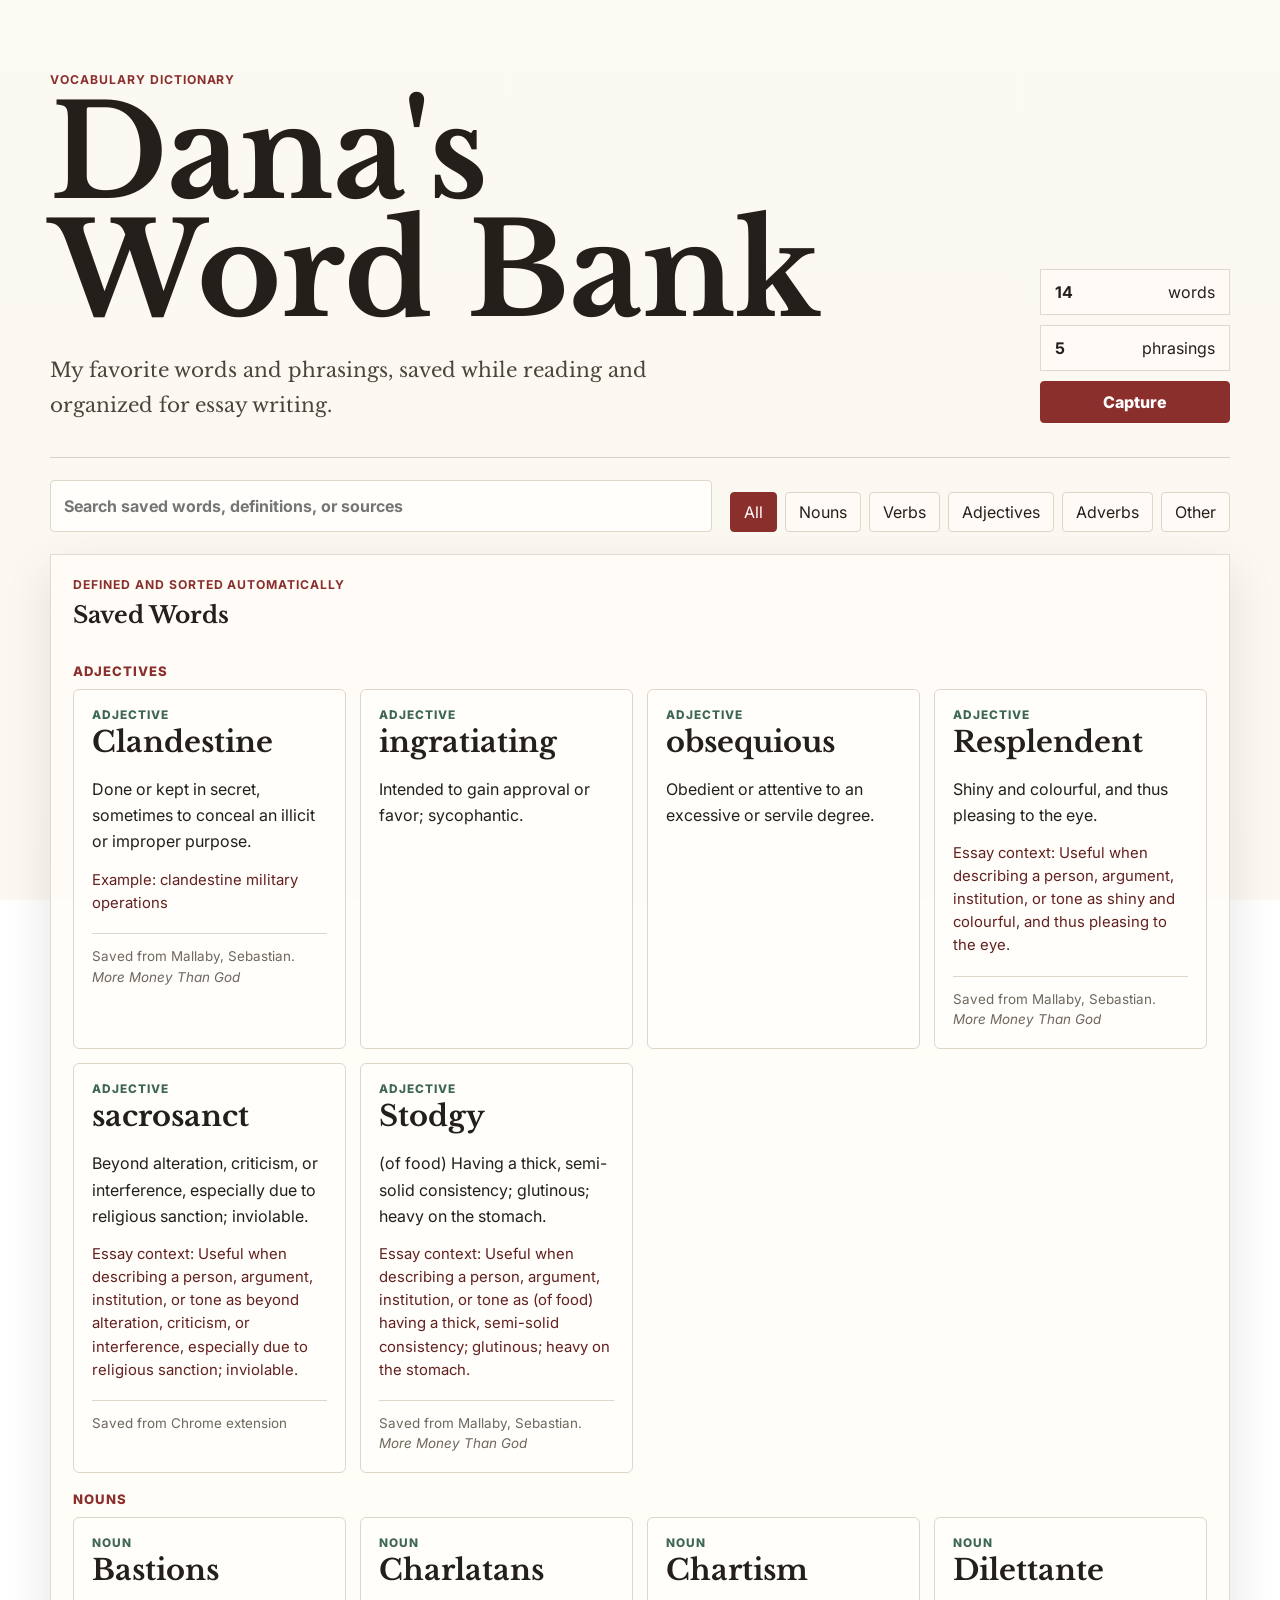
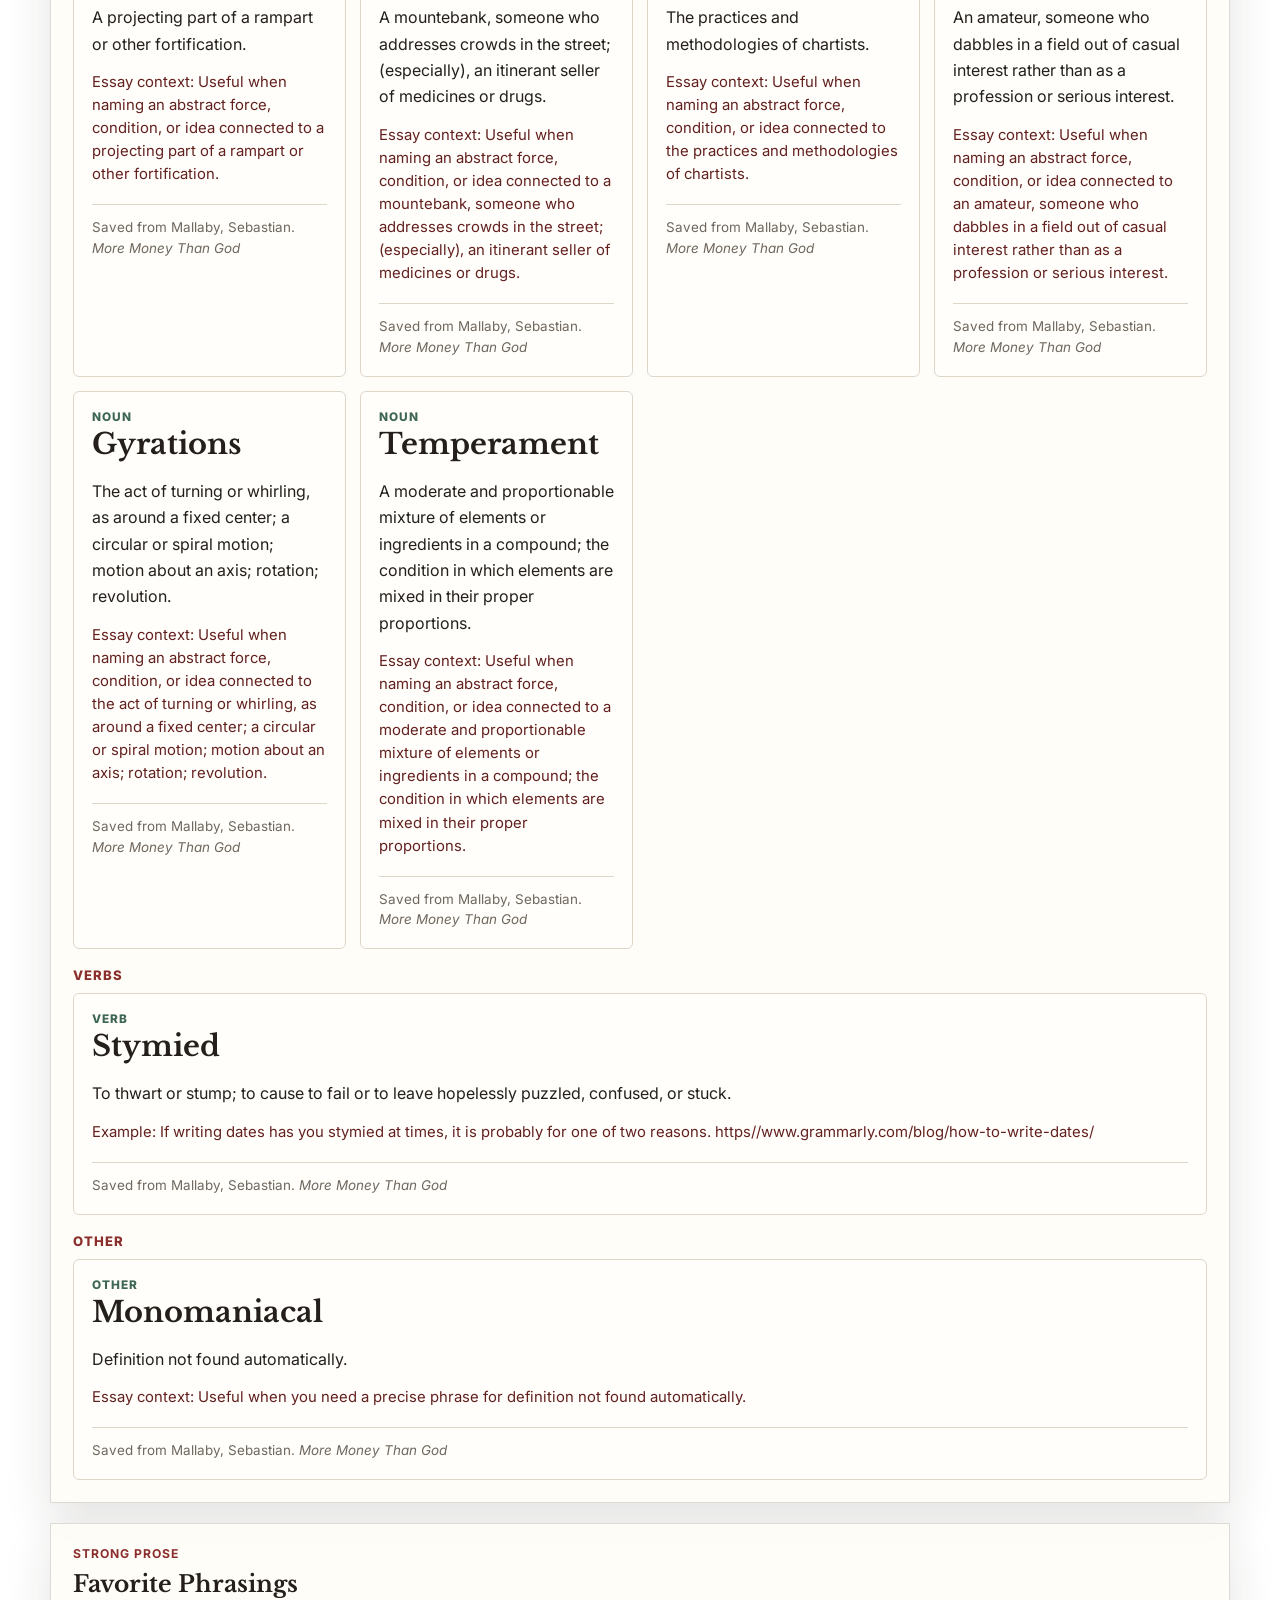
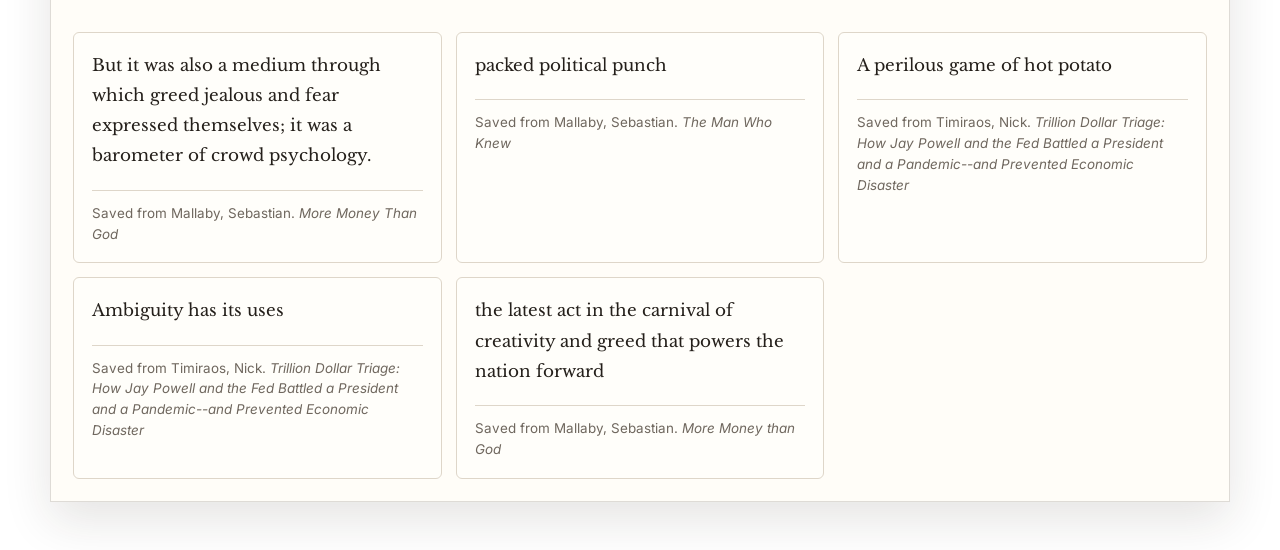
<file: index.html>
<!doctype html>
<html lang="en">
  <head>
    <meta charset="UTF-8" />
    <meta name="viewport" content="width=device-width, initial-scale=1.0" />
    <title>Dana's Word Bank</title>
    <link rel="icon" type="image/png" href="favicon.png" />
    <link rel="apple-touch-icon" href="apple-touch-icon.png" />
    <link rel="manifest" href="manifest.json" />
    <meta name="theme-color" content="#241f1a" />
    <meta name="apple-mobile-web-app-capable" content="yes" />
    <meta name="apple-mobile-web-app-status-bar-style" content="black-translucent" />
    <meta name="apple-mobile-web-app-title" content="Word Bank" />
    <link rel="preconnect" href="https://fonts.googleapis.com" />
    <link rel="preconnect" href="https://fonts.gstatic.com" crossorigin />
    <link
      href="https://fonts.googleapis.com/css2?family=Inter:wght@400;500;600;700&family=Libre+Baskerville:wght@400;700&display=swap"
      rel="stylesheet"
    />
    <link rel="stylesheet" href="styles.css" />
  </head>
  <body>
    <main class="app-shell">
      <section class="hero" aria-labelledby="app-title">
        <div>
          <p class="kicker">Vocabulary dictionary</p>
          <h1 id="app-title">Dana's Word Bank</h1>
          <p class="hero-copy">
            My favorite words and phrasings, saved while reading and organized for essay writing.
          </p>
        </div>
        <div class="hero-tools" aria-label="Library stats">
          <span><strong id="word-count">0</strong> words</span>
          <span><strong id="prose-count">0</strong> phrasings</span>
          <a class="capture-link" href="admin.html">Capture</a>
        </div>
      </section>

      <section class="controls" aria-label="Search and filters">
        <label class="search-field">
          <span>Search</span>
          <input id="search-input" type="search" placeholder="Search saved words, definitions, or sources" />
        </label>

        <div class="filter-group" aria-label="Part of speech filter">
          <button class="filter-button active" data-filter="all" type="button">All</button>
          <button class="filter-button" data-filter="noun" type="button">Nouns</button>
          <button class="filter-button" data-filter="verb" type="button">Verbs</button>
          <button class="filter-button" data-filter="adjective" type="button">Adjectives</button>
          <button class="filter-button" data-filter="adverb" type="button">Adverbs</button>
          <button class="filter-button" data-filter="other" type="button">Other</button>
        </div>
      </section>

      <section class="library-panel" aria-labelledby="library-title">
        <div class="panel-heading">
          <div>
            <p class="eyebrow">Defined and sorted automatically</p>
            <h2 id="library-title">Saved Words</h2>
          </div>
        </div>
        <div id="word-list" class="word-list" aria-live="polite"></div>
      </section>

      <section class="prose-panel" aria-labelledby="prose-title">
        <div class="panel-heading">
          <div>
            <p class="eyebrow">Strong prose</p>
            <h2 id="prose-title">Favorite Phrasings</h2>
          </div>
        </div>
        <div id="prose-list" class="prose-list" aria-live="polite"></div>
      </section>
    </main>

    <template id="word-card-template">
      <article class="word-card">
        <div class="word-card-top">
          <div>
            <p class="part"></p>
            <h3></h3>
          </div>
        </div>
        <p class="definition"></p>
        <p class="example"></p>
        <footer></footer>
      </article>
    </template>

    <template id="prose-card-template">
      <article class="prose-card">
        <blockquote></blockquote>
        <footer></footer>
      </article>
    </template>

    <script src="script.js"></script>
    <script>
      if ("serviceWorker" in navigator) {
        navigator.serviceWorker.register("/word-bank/sw.js");
      }
    </script>
  </body>
</html>
</file>
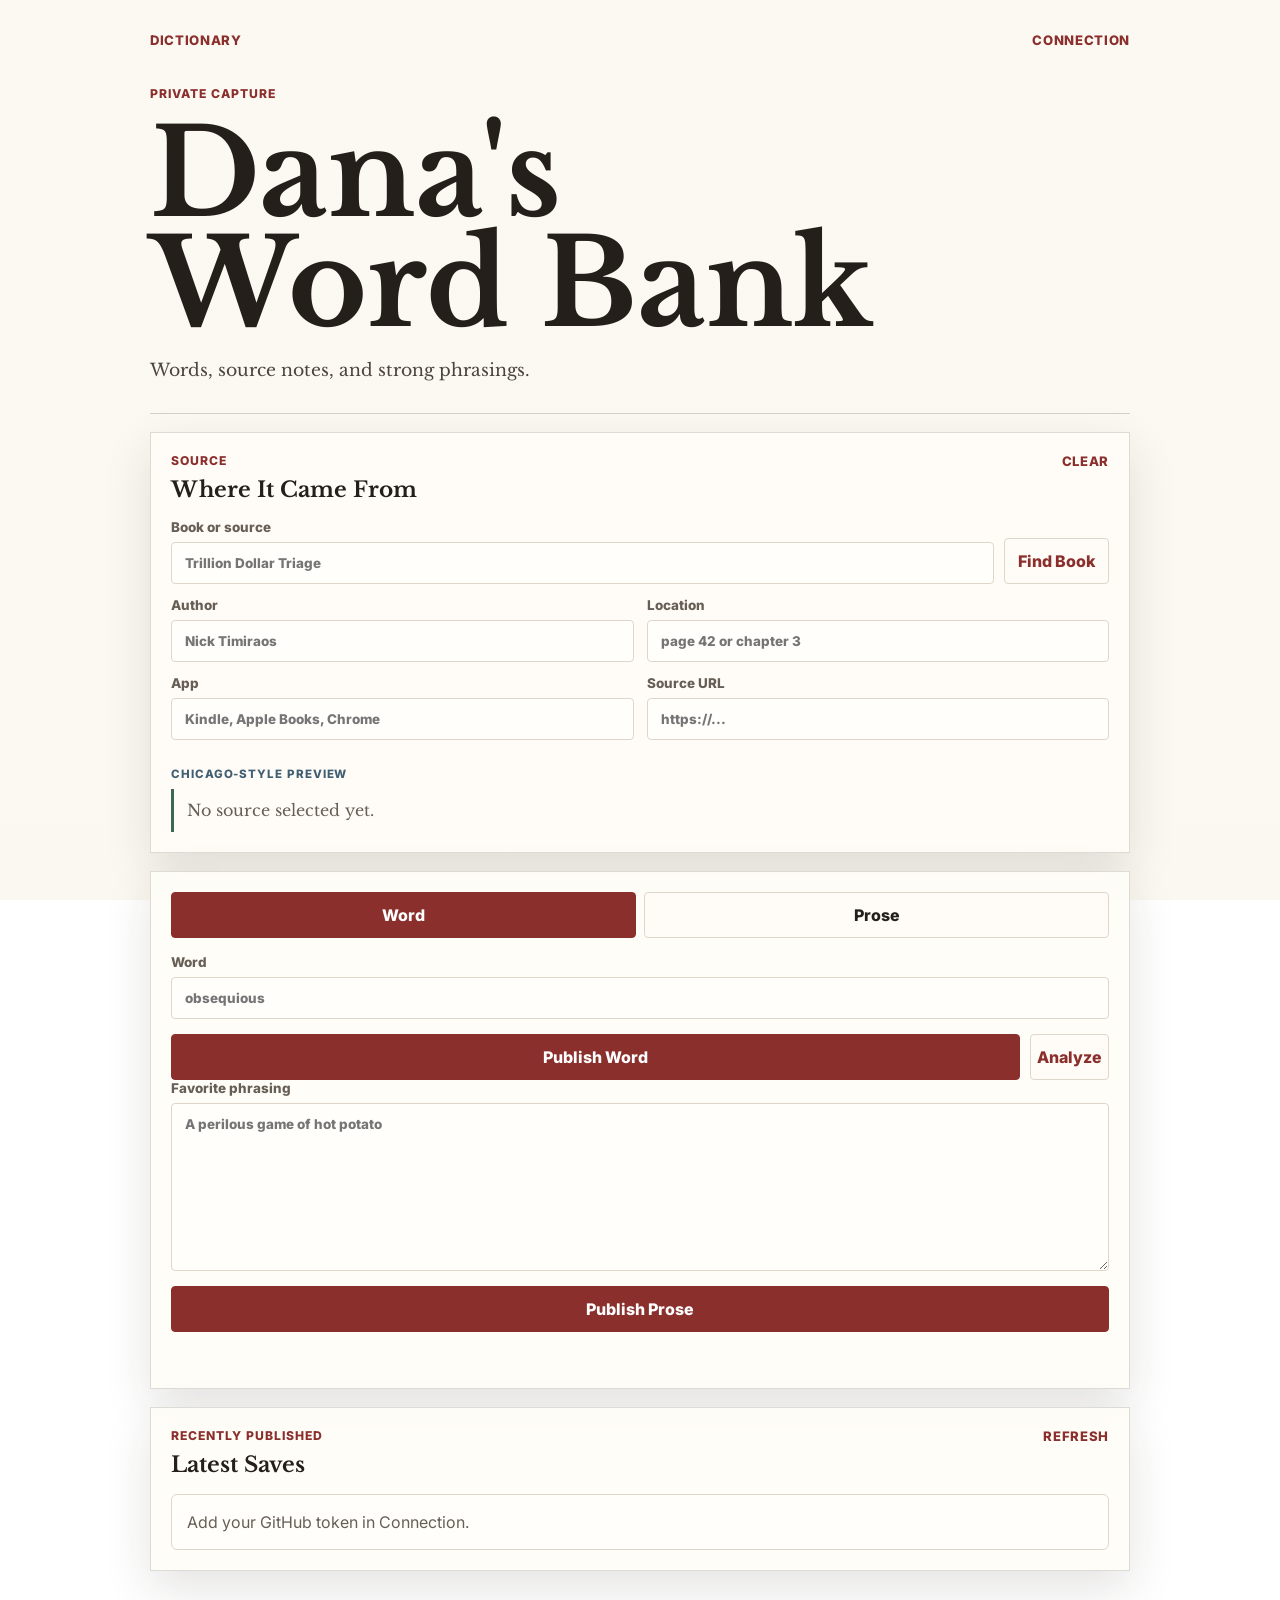
<file: admin.html>
<!doctype html>
<html lang="en">
  <head>
    <meta charset="UTF-8" />
    <meta name="viewport" content="width=device-width, initial-scale=1.0" />
    <title>Dana's Word Bank Capture</title>
    <link rel="icon" type="image/png" href="favicon.png" />
    <link rel="apple-touch-icon" href="apple-touch-icon.png" />
    <link rel="manifest" href="admin.webmanifest" />
    <meta name="theme-color" content="#241f1a" />
    <meta name="apple-mobile-web-app-capable" content="yes" />
    <meta name="apple-mobile-web-app-status-bar-style" content="black-translucent" />
    <meta name="apple-mobile-web-app-title" content="Word Capture" />
    <link rel="preconnect" href="https://fonts.googleapis.com" />
    <link rel="preconnect" href="https://fonts.gstatic.com" crossorigin />
    <link
      href="https://fonts.googleapis.com/css2?family=Inter:wght@400;500;600;700;800&family=Libre+Baskerville:wght@400;700&display=swap"
      rel="stylesheet"
    />
    <link rel="stylesheet" href="admin.css" />
  </head>
  <body>
    <main class="capture-shell">
      <header class="capture-hero">
        <nav class="topline" aria-label="Capture navigation">
          <a href="index.html">Dictionary</a>
          <button id="settings-toggle" class="text-button" type="button">Connection</button>
        </nav>
        <p class="kicker">Private capture</p>
        <h1>Dana's Word Bank</h1>
        <p class="hero-copy">Words, source notes, and strong phrasings.</p>
      </header>

      <section id="settings-panel" class="settings-panel" aria-labelledby="settings-title" hidden>
        <div class="panel-heading">
          <div>
            <p class="eyebrow">GitHub publisher</p>
            <h2 id="settings-title">Connection</h2>
          </div>
          <button id="close-settings" class="text-button" type="button">Done</button>
        </div>
        <form id="settings-form" class="settings-grid">
          <label class="wide-field">
            Fine-grained token
            <input id="token" type="password" autocomplete="off" placeholder="github_pat_..." />
          </label>
          <label>
            Owner
            <input id="owner" autocomplete="off" />
          </label>
          <label>
            Repository
            <input id="repo" autocomplete="off" />
          </label>
          <label>
            Branch
            <input id="branch" autocomplete="off" />
          </label>
          <label>
            Words path
            <input id="words-path" autocomplete="off" />
          </label>
          <label>
            Prose path
            <input id="prose-path" autocomplete="off" />
          </label>
          <div class="button-row wide-field">
            <button class="primary-button" type="submit">Save Connection</button>
            <button id="test-connection" class="ghost-button" type="button">Test</button>
          </div>
        </form>
        <p id="settings-status" class="status-line" aria-live="polite"></p>
      </section>

      <section class="source-panel" aria-labelledby="source-title">
        <div class="panel-heading">
          <div>
            <p class="eyebrow">Source</p>
            <h2 id="source-title">Where It Came From</h2>
          </div>
          <button id="clear-source" class="text-button" type="button">Clear</button>
        </div>
        <div class="source-grid">
          <div class="lookup-row wide-field">
            <label>
              Book or source
              <input id="source-title-input" placeholder="Trillion Dollar Triage" autocomplete="off" />
            </label>
            <button id="find-book" class="ghost-button compact-button" type="button">Find Book</button>
          </div>
          <label>
            Author
            <input id="source-author" placeholder="Nick Timiraos" autocomplete="off" />
          </label>
          <label>
            Location
            <input id="source-location" placeholder="page 42 or chapter 3" autocomplete="off" />
          </label>
          <label>
            App
            <input id="source-app" placeholder="Kindle, Apple Books, Chrome" autocomplete="off" />
          </label>
          <label>
            Source URL
            <input id="source-url" type="url" placeholder="https://..." autocomplete="off" />
          </label>
          <div id="book-suggestions" class="suggestion-list wide-field" hidden></div>
        </div>
        <p class="preview-label">Chicago-style preview</p>
        <p id="source-preview" class="source-preview">No source selected yet.</p>
      </section>

      <section class="capture-panel" aria-label="Capture forms">
        <div class="tabs" role="tablist" aria-label="Capture type">
          <button id="word-tab" class="tab-button active" type="button" role="tab" aria-selected="true" aria-controls="word-form">
            Word
          </button>
          <button id="prose-tab" class="tab-button" type="button" role="tab" aria-selected="false" aria-controls="prose-form">
            Prose
          </button>
        </div>

        <form id="word-form" class="capture-form" role="tabpanel" aria-labelledby="word-tab">
          <label>
            Word
            <input id="word" placeholder="obsequious" autocomplete="off" />
          </label>
          <section id="word-smart" class="smart-card" aria-live="polite" hidden>
            <div class="smart-card-top">
              <div>
                <p class="eyebrow">Word profile</p>
                <h3 id="word-smart-title">Word</h3>
              </div>
              <span id="word-part" class="type-pill">Part</span>
            </div>
            <p id="word-definition" class="smart-definition"></p>
            <p id="word-context" class="smart-context"></p>
          </section>
          <div class="button-row">
            <button class="primary-button" type="submit">Publish Word</button>
            <button id="analyze-word" class="ghost-button" type="button">Analyze</button>
          </div>
        </form>

        <form id="prose-form" class="capture-form" role="tabpanel" aria-labelledby="prose-tab" hidden>
          <label>
            Favorite phrasing
            <textarea id="prose-text" rows="7" placeholder="A perilous game of hot potato"></textarea>
          </label>
          <button class="primary-button" type="submit">Publish Prose</button>
        </form>

        <p id="publish-status" class="status-line" aria-live="polite"></p>
      </section>

      <section class="recent-panel" aria-labelledby="recent-title">
        <div class="panel-heading">
          <div>
            <p class="eyebrow">Recently published</p>
            <h2 id="recent-title">Latest Saves</h2>
          </div>
          <button id="refresh-recent" class="text-button" type="button">Refresh</button>
        </div>
        <div id="recent-list" class="recent-list" aria-live="polite"></div>
      </section>
    </main>

    <script type="module" src="admin.js"></script>
    <script>
      if ("serviceWorker" in navigator) {
        navigator.serviceWorker.register("/word-bank/sw.js");
      }
    </script>
  </body>
</html>
</file>
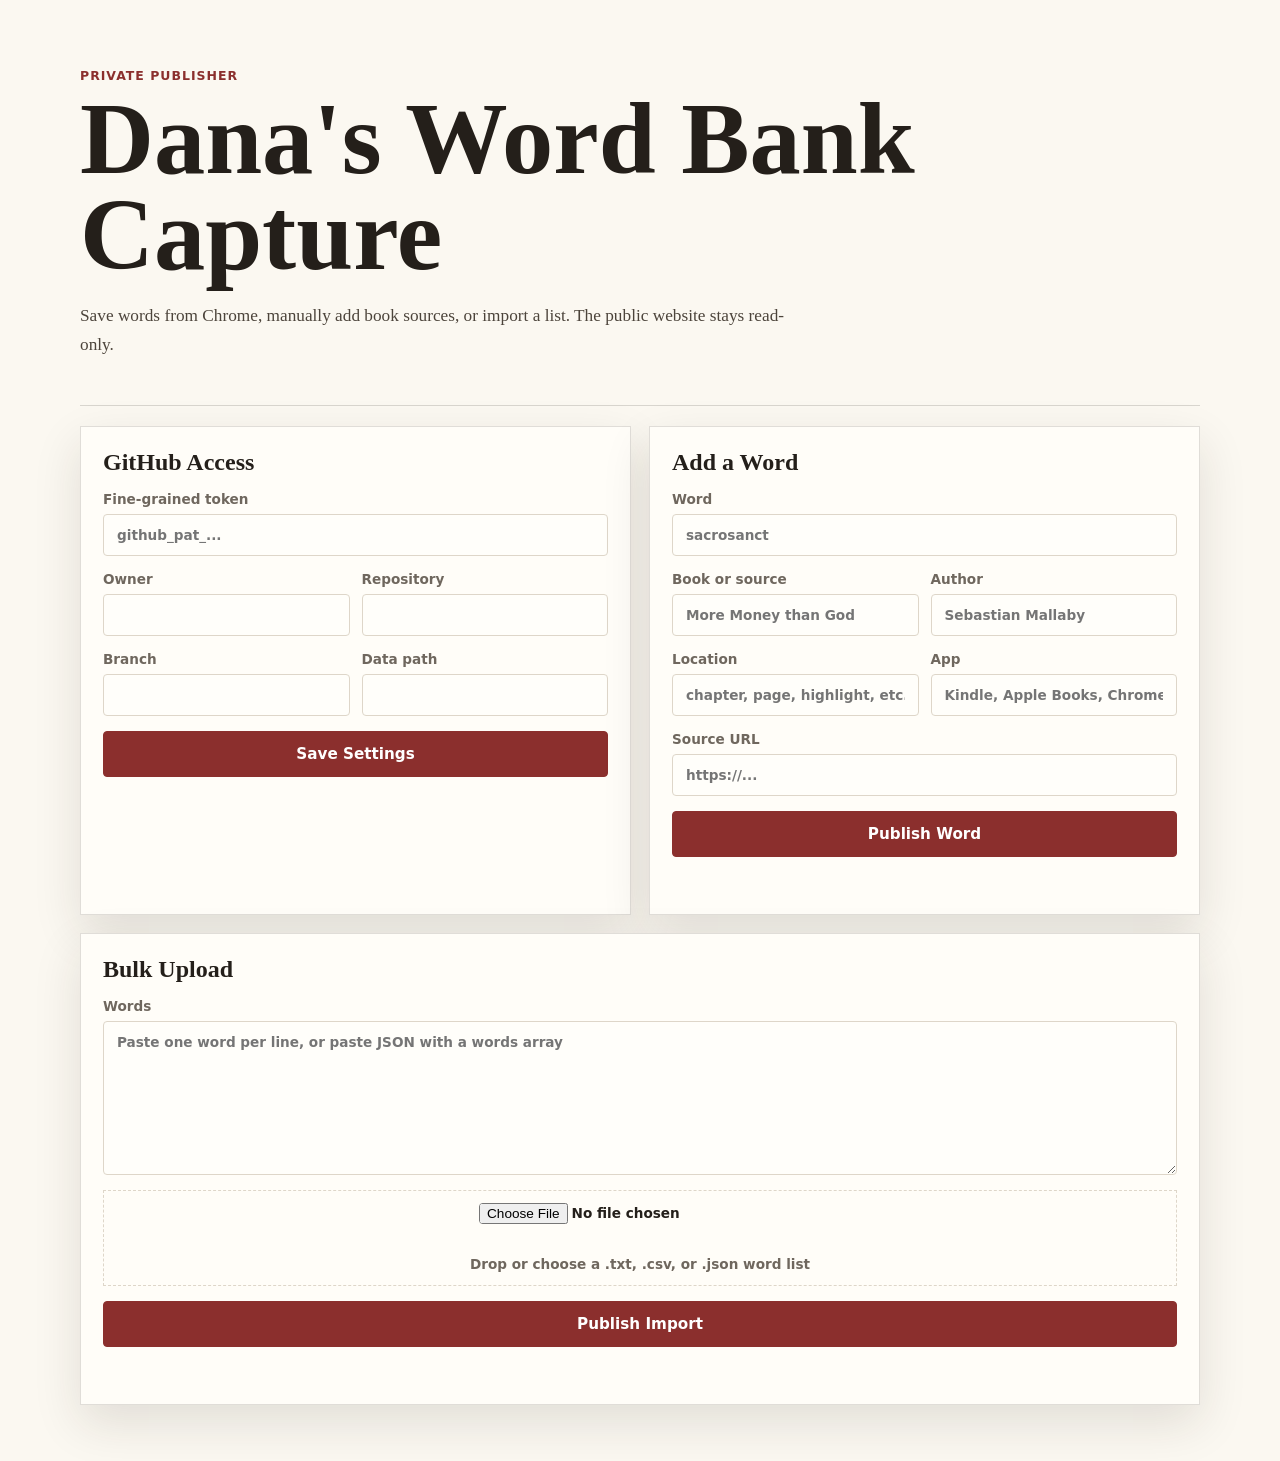
<file: extension/options.html>
<!doctype html>
<html lang="en">
  <head>
    <meta charset="UTF-8" />
    <meta name="viewport" content="width=device-width, initial-scale=1.0" />
    <title>Dana's Word Bank Capture</title>
    <link rel="stylesheet" href="options.css" />
  </head>
  <body>
    <main class="shell">
      <section class="hero">
        <p class="kicker">Private publisher</p>
        <h1>Dana's Word Bank Capture</h1>
        <p>Save words from Chrome, manually add book sources, or import a list. The public website stays read-only.</p>
      </section>

      <section class="grid">
        <form id="settings-form" class="panel">
          <h2>GitHub Access</h2>
          <label>
            Fine-grained token
            <input id="token" type="password" autocomplete="off" placeholder="github_pat_..." />
          </label>
          <div class="split">
            <label>
              Owner
              <input id="owner" />
            </label>
            <label>
              Repository
              <input id="repo" />
            </label>
          </div>
          <div class="split">
            <label>
              Branch
              <input id="branch" />
            </label>
            <label>
              Data path
              <input id="data-path" />
            </label>
          </div>
          <button type="submit">Save Settings</button>
          <p id="settings-status" class="status"></p>
        </form>

        <form id="word-form" class="panel">
          <h2>Add a Word</h2>
          <label>
            Word
            <input id="word" placeholder="sacrosanct" required />
          </label>
          <div class="split">
            <label>
              Book or source
              <input id="source-title" placeholder="More Money than God" />
            </label>
            <label>
              Author
              <input id="source-author" placeholder="Sebastian Mallaby" />
            </label>
          </div>
          <div class="split">
            <label>
              Location
              <input id="source-location" placeholder="chapter, page, highlight, etc." />
            </label>
            <label>
              App
              <input id="source-app" placeholder="Kindle, Apple Books, Chrome" />
            </label>
          </div>
          <label>
            Source URL
            <input id="source-url" type="url" placeholder="https://..." />
          </label>
          <button type="submit">Publish Word</button>
          <p id="word-status" class="status"></p>
        </form>

        <form id="import-form" class="panel wide">
          <h2>Bulk Upload</h2>
          <label>
            Words
            <textarea id="import-text" rows="8" placeholder="Paste one word per line, or paste JSON with a words array"></textarea>
          </label>
          <label class="drop-zone">
            <input id="import-file" type="file" accept=".txt,.json,.csv" />
            <span>Drop or choose a .txt, .csv, or .json word list</span>
          </label>
          <button type="submit">Publish Import</button>
          <p id="import-status" class="status"></p>
        </form>
      </section>
    </main>

    <script type="module" src="options.js"></script>
  </body>
</html>
</file>
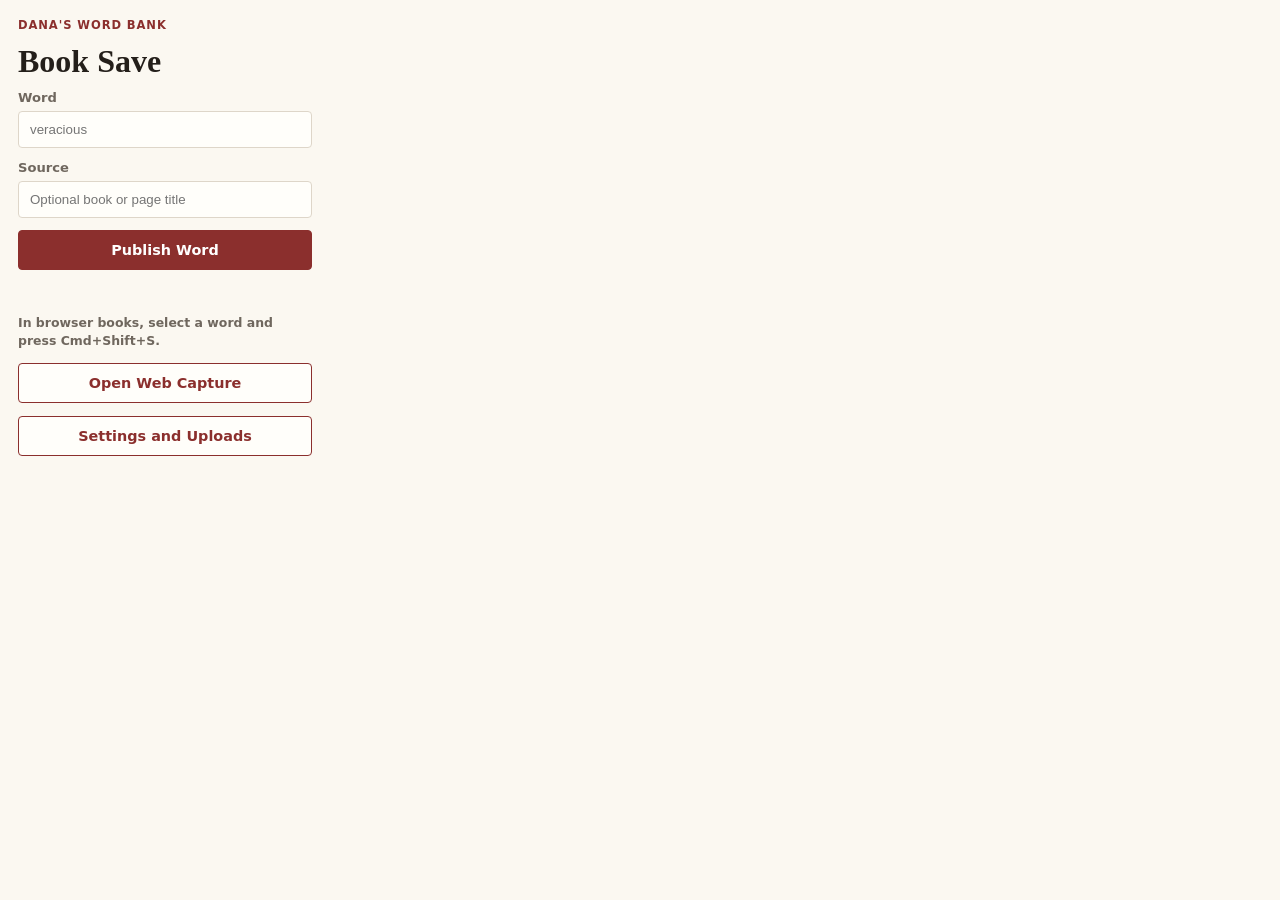
<file: extension/popup.html>
<!doctype html>
<html lang="en">
  <head>
    <meta charset="UTF-8" />
    <meta name="viewport" content="width=device-width, initial-scale=1.0" />
    <title>Dana's Word Bank</title>
    <link rel="stylesheet" href="popup.css" />
  </head>
  <body>
    <main>
      <p class="kicker">Dana's Word Bank</p>
      <h1>Book Save</h1>
      <form id="word-form">
        <label>
          Word
          <input id="word" placeholder="veracious" required />
        </label>
        <label>
          Source
          <input id="source-title" placeholder="Optional book or page title" />
        </label>
        <button type="submit">Publish Word</button>
      </form>
      <p id="status" class="status"></p>
      <p class="hint">In browser books, select a word and press Cmd+Shift+S.</p>
      <button id="open-capture" class="ghost" type="button">Open Web Capture</button>
      <button id="open-options" class="ghost" type="button">Settings and Uploads</button>
    </main>
    <script type="module" src="popup.js"></script>
  </body>
</html>
</file>
<file: styles.css>
:root {
  color-scheme: light;
  --ink: #241f1a;
  --muted: #6f675e;
  --paper: #fbf8f1;
  --panel: #fffdf8;
  --line: #ded6c9;
  --accent: #8b2f2d;
  --accent-dark: #62201f;
  --green: #3e6655;
  --gold: #b87b2f;
  --shadow: 0 18px 45px rgba(45, 37, 28, 0.12);
  font-family: Inter, system-ui, sans-serif;
}

* {
  box-sizing: border-box;
}

body {
  margin: 0;
  min-height: 100vh;
  background:
    linear-gradient(rgba(251, 248, 241, 0.86), rgba(251, 248, 241, 0.94)),
    url("https://images.unsplash.com/photo-1524995997946-a1c2e315a42f?auto=format&fit=crop&w=1800&q=80");
  background-attachment: fixed;
  background-position: center;
  background-size: cover;
  color: var(--ink);
}

button,
input,
select,
textarea {
  font: inherit;
}

button {
  cursor: pointer;
}

.app-shell {
  width: min(1180px, calc(100% - 32px));
  margin: 0 auto;
  padding: 24px 0 48px;
}

.hero {
  min-height: 43vh;
  display: flex;
  align-items: end;
  justify-content: space-between;
  gap: 32px;
  padding: 48px 0 34px;
  border-bottom: 1px solid rgba(36, 31, 26, 0.18);
}

.hero > div:first-child {
  min-width: 0;
}

.kicker,
.eyebrow {
  margin: 0 0 8px;
  color: var(--accent);
  font-size: 0.76rem;
  font-weight: 700;
  letter-spacing: 0.08em;
  text-transform: uppercase;
}

h1,
h2,
h3,
blockquote {
  font-family: "Libre Baskerville", Georgia, serif;
}

h1 {
  max-width: 780px;
  margin: 0;
  font-size: clamp(3.65rem, 10vw, 8rem);
  line-height: 0.92;
  letter-spacing: 0;
}

h2 {
  margin: 0 0 18px;
  font-size: 1.45rem;
}

h3 {
  margin: 2px 0 0;
  font-size: 1.8rem;
}

.hero-copy {
  max-width: 650px;
  margin: 22px 0 0;
  color: #4c443b;
  font-family: "Libre Baskerville", Georgia, serif;
  font-size: clamp(1rem, 2vw, 1.25rem);
  line-height: 1.75;
}

.hero-tools {
  display: grid;
  gap: 10px;
  min-width: 190px;
}

.hero-tools span {
  display: flex;
  justify-content: space-between;
  gap: 24px;
  padding: 12px 14px;
  background: rgba(255, 253, 248, 0.72);
  border: 1px solid rgba(36, 31, 26, 0.15);
}

.capture-link {
  display: grid;
  place-items: center;
  min-height: 42px;
  border: 1px solid var(--accent);
  border-radius: 4px;
  background: var(--accent);
  color: white;
  font-weight: 800;
  text-decoration: none;
}

.controls {
  display: grid;
  grid-template-columns: minmax(260px, 1fr) auto;
  gap: 18px;
  align-items: end;
  padding: 22px 0;
}

label {
  display: grid;
  gap: 7px;
  color: var(--muted);
  font-size: 0.85rem;
  font-weight: 700;
}

input,
select,
textarea {
  width: 100%;
  border: 1px solid var(--line);
  border-radius: 4px;
  background: #fffefa;
  color: var(--ink);
  padding: 12px 13px;
  outline: none;
}

textarea {
  resize: vertical;
}

input:focus,
select:focus,
textarea:focus {
  border-color: var(--accent);
  box-shadow: 0 0 0 3px rgba(139, 47, 45, 0.13);
}

.search-field span {
  position: absolute;
  width: 1px;
  height: 1px;
  overflow: hidden;
  clip: rect(0 0 0 0);
}

.search-field input {
  min-height: 52px;
  font-size: 1rem;
}

.filter-group {
  display: flex;
  flex-wrap: wrap;
  justify-content: flex-end;
  gap: 8px;
}

.filter-button,
.ghost-button,
.primary-button,
.icon-button {
  border: 1px solid var(--line);
  border-radius: 4px;
  background: rgba(255, 253, 248, 0.78);
  color: var(--ink);
  min-height: 40px;
  padding: 0 13px;
}

.filter-button.active,
.primary-button {
  border-color: var(--accent);
  background: var(--accent);
  color: white;
}

.primary-button {
  width: 100%;
  min-height: 48px;
  font-weight: 800;
}

.ghost-button {
  color: var(--muted);
}

.workspace {
  display: grid;
  grid-template-columns: 320px minmax(0, 1fr);
  gap: 20px;
  align-items: start;
}

.entry-panel,
.library-panel,
.prose-panel {
  background: rgba(255, 253, 248, 0.9);
  border: 1px solid rgba(36, 31, 26, 0.15);
  box-shadow: var(--shadow);
}

.entry-panel,
.library-panel,
.prose-panel {
  padding: 22px;
}

form {
  display: grid;
  gap: 15px;
}

.save-status {
  min-height: 22px;
  margin: 14px 0 0;
  color: var(--green);
  font-size: 0.9rem;
  font-weight: 700;
}

.panel-heading {
  display: flex;
  align-items: start;
  justify-content: space-between;
  gap: 16px;
  margin-bottom: 16px;
}

.word-list {
  display: grid;
  gap: 18px;
}

.grammar-group {
  display: grid;
  gap: 10px;
}

.grammar-heading {
  margin: 0;
  color: var(--accent);
  font-family: Inter, system-ui, sans-serif;
  font-size: 0.82rem;
  font-weight: 800;
  letter-spacing: 0.08em;
  text-transform: uppercase;
}

.grammar-items {
  display: grid;
  grid-template-columns: repeat(auto-fit, minmax(250px, 1fr));
  gap: 14px;
}

.word-card,
.prose-card {
  position: relative;
  border: 1px solid var(--line);
  border-radius: 6px;
  background: #fffefa;
  padding: 18px;
}

.word-card-top {
  display: flex;
  align-items: start;
  justify-content: space-between;
  gap: 10px;
}

.part {
  margin: 0;
  color: var(--green);
  font-size: 0.74rem;
  font-weight: 800;
  letter-spacing: 0.08em;
  text-transform: uppercase;
}

.definition {
  margin: 16px 0 0;
  line-height: 1.65;
}

.example {
  margin: 14px 0 0;
  color: var(--accent-dark);
  font-size: 0.93rem;
  line-height: 1.55;
}

footer {
  margin-top: 18px;
  padding-top: 12px;
  border-top: 1px solid var(--line);
  color: var(--muted);
  font-size: 0.84rem;
  line-height: 1.55;
}

.icon-button {
  display: inline-grid;
  place-items: center;
  width: 34px;
  min-height: 34px;
  padding: 0;
  color: var(--muted);
  font-size: 1.35rem;
}

.source-link {
  color: var(--muted);
  text-decoration-color: rgba(111, 103, 94, 0.4);
  text-underline-offset: 3px;
}

.prose-panel {
  margin-top: 20px;
}

.prose-list {
  display: grid;
  grid-template-columns: repeat(auto-fit, minmax(280px, 1fr));
  gap: 14px;
}

blockquote {
  margin: 0;
  font-family: "Libre Baskerville", Georgia, serif;
  font-size: 1.05rem;
  line-height: 1.8;
}

.empty-state {
  grid-column: 1 / -1;
  border: 1px dashed var(--line);
  background: rgba(255, 253, 248, 0.64);
  color: var(--muted);
  padding: 22px;
  line-height: 1.6;
}

@media (max-width: 860px) {
  .hero,
  .controls,
  .workspace {
    grid-template-columns: 1fr;
  }

  .hero {
    display: grid;
    min-height: 36vh;
  }

  .filter-group {
    justify-content: flex-start;
  }
}

@media (max-width: 560px) {
  .app-shell {
    width: min(100% - 22px, 1180px);
    padding-top: 10px;
  }

  .hero {
    padding-top: 32px;
  }

  .entry-panel,
  .library-panel,
  .prose-panel {
    padding: 16px;
  }
}
</file>
<file: admin.css>
:root {
  color-scheme: light;
  --ink: #241f1a;
  --muted: #675f56;
  --paper: #fbf8f1;
  --panel: #fffdf8;
  --line: #ded6c9;
  --accent: #8b2f2d;
  --accent-dark: #62201f;
  --green: #3e6655;
  --blue: #405f73;
  --plum: #5c405d;
  --shadow: 0 18px 45px rgba(45, 37, 28, 0.12);
  font-family: Inter, system-ui, sans-serif;
}

* {
  box-sizing: border-box;
}

body {
  margin: 0;
  min-height: 100vh;
  background:
    linear-gradient(rgba(251, 248, 241, 0.88), rgba(251, 248, 241, 0.96)),
    url("https://images.unsplash.com/photo-1455885666463-02e0a5addf3c?auto=format&fit=crop&w=1800&q=80");
  background-attachment: fixed;
  background-position: center;
  background-size: cover;
  color: var(--ink);
}

button,
input,
textarea {
  font: inherit;
}

button {
  cursor: pointer;
}

button:disabled,
input:disabled,
textarea:disabled {
  cursor: wait;
  opacity: 0.72;
}

.capture-shell {
  width: min(980px, calc(100% - 28px));
  margin: 0 auto;
  padding: 16px 0 44px;
}

.capture-hero {
  min-height: 28vh;
  display: grid;
  align-content: end;
  gap: 10px;
  padding: 16px 0 28px;
  border-bottom: 1px solid rgba(36, 31, 26, 0.18);
}

.topline {
  display: flex;
  align-items: center;
  justify-content: space-between;
  margin-bottom: 28px;
}

.topline a,
.text-button {
  border: 0;
  background: transparent;
  color: var(--accent);
  padding: 0;
  font-size: 0.82rem;
  font-weight: 800;
  letter-spacing: 0.05em;
  text-decoration: none;
  text-transform: uppercase;
}

.kicker,
.eyebrow {
  margin: 0 0 8px;
  color: var(--accent);
  font-size: 0.76rem;
  font-weight: 800;
  letter-spacing: 0.08em;
  text-transform: uppercase;
}

h1,
h2,
h3 {
  font-family: "Libre Baskerville", Georgia, serif;
  letter-spacing: 0;
}

h1 {
  max-width: 760px;
  margin: 0;
  font-size: clamp(3.3rem, 15vw, 7.5rem);
  line-height: 0.92;
}

h2 {
  margin: 0;
  font-size: 1.35rem;
}

h3 {
  margin: 4px 0 0;
  font-size: 1.08rem;
  line-height: 1.45;
}

.hero-copy {
  max-width: 560px;
  margin: 6px 0 0;
  color: #4c443b;
  font-family: "Libre Baskerville", Georgia, serif;
  font-size: 1.08rem;
  line-height: 1.7;
}

.settings-panel,
.source-panel,
.capture-panel,
.recent-panel {
  margin-top: 18px;
  border: 1px solid rgba(36, 31, 26, 0.15);
  background: rgba(255, 253, 248, 0.92);
  box-shadow: var(--shadow);
  padding: 20px;
}

.panel-heading {
  display: flex;
  align-items: start;
  justify-content: space-between;
  gap: 16px;
  margin-bottom: 16px;
}

.settings-grid,
.source-grid {
  display: grid;
  grid-template-columns: repeat(2, minmax(0, 1fr));
  gap: 13px;
}

.wide-field {
  grid-column: 1 / -1;
}

.lookup-row {
  display: grid;
  grid-template-columns: minmax(0, 1fr) auto;
  gap: 10px;
  align-items: end;
}

label {
  display: grid;
  gap: 7px;
  color: var(--muted);
  font-size: 0.84rem;
  font-weight: 800;
}

input,
textarea {
  width: 100%;
  border: 1px solid var(--line);
  border-radius: 4px;
  background: #fffefa;
  color: var(--ink);
  padding: 12px 13px;
  outline: none;
}

textarea {
  min-height: 168px;
  resize: vertical;
}

input:focus,
textarea:focus {
  border-color: var(--accent);
  box-shadow: 0 0 0 3px rgba(139, 47, 45, 0.13);
}

.source-preview {
  min-height: 42px;
  margin: 14px 0 0;
  border-left: 3px solid var(--green);
  color: var(--muted);
  font-family: "Libre Baskerville", Georgia, serif;
  line-height: 1.65;
  padding: 8px 0 8px 13px;
}

.preview-label {
  margin: 14px 0 -6px;
  color: var(--blue);
  font-size: 0.72rem;
  font-weight: 800;
  letter-spacing: 0.08em;
  text-transform: uppercase;
}

.suggestion-list {
  display: grid;
  gap: 8px;
}

.suggestion-button {
  width: 100%;
  min-height: 0;
  border: 1px solid var(--line);
  border-radius: 6px;
  background: #fffefa;
  color: var(--ink);
  padding: 12px;
  text-align: left;
}

.suggestion-button strong {
  display: block;
  font-family: "Libre Baskerville", Georgia, serif;
  font-size: 0.98rem;
  line-height: 1.45;
}

.suggestion-button span {
  display: block;
  margin-top: 4px;
  color: var(--muted);
  font-size: 0.82rem;
}

.tabs {
  display: grid;
  grid-template-columns: repeat(2, 1fr);
  gap: 8px;
  margin-bottom: 16px;
}

.tab-button,
.primary-button,
.ghost-button {
  min-height: 46px;
  border: 1px solid var(--line);
  border-radius: 4px;
  background: rgba(255, 253, 248, 0.82);
  color: var(--ink);
  font-weight: 800;
}

.tab-button.active,
.primary-button {
  border-color: var(--accent);
  background: var(--accent);
  color: white;
}

.ghost-button {
  color: var(--accent);
}

.compact-button {
  min-width: 104px;
  padding: 0 13px;
}

.capture-form {
  display: grid;
  gap: 15px;
}

.smart-card {
  border: 1px solid var(--line);
  border-radius: 6px;
  background: #fffefa;
  padding: 16px;
}

.smart-card-top {
  display: flex;
  align-items: start;
  justify-content: space-between;
  gap: 12px;
}

.type-pill {
  flex: 0 0 auto;
  border: 1px solid rgba(62, 102, 85, 0.34);
  border-radius: 999px;
  background: rgba(62, 102, 85, 0.08);
  color: var(--green);
  padding: 6px 10px;
  font-size: 0.72rem;
  font-weight: 800;
  letter-spacing: 0.08em;
  text-transform: uppercase;
}

.smart-definition,
.smart-context {
  margin: 14px 0 0;
  line-height: 1.65;
}

.smart-context {
  color: var(--accent-dark);
  font-size: 0.92rem;
}

.button-row {
  display: grid;
  grid-template-columns: 1fr auto;
  gap: 10px;
}

.status-line {
  min-height: 22px;
  margin: 14px 0 0;
  color: var(--green);
  font-size: 0.9rem;
  font-weight: 800;
  line-height: 1.45;
}

.recent-list {
  display: grid;
  grid-template-columns: repeat(auto-fit, minmax(220px, 1fr));
  gap: 12px;
}

.recent-item,
.empty-state {
  border: 1px solid var(--line);
  border-radius: 6px;
  background: #fffefa;
  padding: 15px;
}

.recent-item p {
  margin: 0;
  color: var(--blue);
  font-size: 0.72rem;
  font-weight: 800;
  letter-spacing: 0.08em;
  text-transform: uppercase;
}

.empty-state {
  margin: 0;
  color: var(--muted);
  line-height: 1.55;
}

@media (max-width: 700px) {
  .capture-shell {
    width: min(100% - 22px, 980px);
    padding-top: 10px;
  }

  .settings-grid,
  .source-grid,
  .button-row,
  .lookup-row {
    grid-template-columns: 1fr;
  }

  .settings-panel,
  .source-panel,
  .capture-panel,
  .recent-panel {
    padding: 16px;
  }
}
</file>
<file: extension/options.css>
:root {
  --ink: #241f1a;
  --muted: #6f675e;
  --paper: #fbf8f1;
  --panel: #fffdf8;
  --line: #ded6c9;
  --accent: #8b2f2d;
  --green: #3e6655;
  --shadow: 0 18px 45px rgba(45, 37, 28, 0.12);
  font-family: Georgia, "Times New Roman", serif;
}

* {
  box-sizing: border-box;
}

body {
  min-width: 860px;
  margin: 0;
  background: var(--paper);
  color: var(--ink);
}

button,
input,
textarea {
  font: inherit;
}

.shell {
  width: min(1120px, calc(100% - 40px));
  margin: 0 auto;
  padding: 36px 0 56px;
}

.hero {
  padding: 32px 0 28px;
  border-bottom: 1px solid rgba(36, 31, 26, 0.16);
}

.kicker {
  margin: 0 0 8px;
  color: var(--accent);
  font: 700 0.78rem Inter, system-ui, sans-serif;
  letter-spacing: 0.08em;
  text-transform: uppercase;
}

h1,
h2 {
  margin: 0;
}

h1 {
  font-size: clamp(3.1rem, 8vw, 6.5rem);
  line-height: 0.94;
}

.hero p:last-child {
  max-width: 720px;
  color: #4c443b;
  font-size: 1.08rem;
  line-height: 1.7;
}

.grid {
  display: grid;
  grid-template-columns: repeat(2, minmax(0, 1fr));
  gap: 18px;
  padding-top: 20px;
}

.panel {
  display: grid;
  gap: 15px;
  align-content: start;
  background: var(--panel);
  border: 1px solid rgba(36, 31, 26, 0.14);
  box-shadow: var(--shadow);
  padding: 22px;
}

.wide {
  grid-column: 1 / -1;
}

label {
  display: grid;
  gap: 7px;
  color: var(--muted);
  font: 700 0.85rem Inter, system-ui, sans-serif;
}

input,
textarea {
  width: 100%;
  border: 1px solid var(--line);
  border-radius: 4px;
  background: #fffefa;
  color: var(--ink);
  padding: 12px 13px;
  outline: none;
}

textarea {
  resize: vertical;
}

input:focus,
textarea:focus {
  border-color: var(--accent);
  box-shadow: 0 0 0 3px rgba(139, 47, 45, 0.13);
}

.split {
  display: grid;
  grid-template-columns: 1fr 1fr;
  gap: 12px;
}

button {
  min-height: 46px;
  border: 1px solid var(--accent);
  border-radius: 4px;
  background: var(--accent);
  color: white;
  cursor: pointer;
  font: 800 0.95rem Inter, system-ui, sans-serif;
}

.drop-zone {
  place-items: center;
  min-height: 96px;
  border: 1px dashed var(--line);
  color: var(--muted);
  text-align: center;
}

.drop-zone input {
  width: auto;
  border: 0;
  background: transparent;
  padding: 0;
}

.status {
  min-height: 20px;
  margin: 0;
  color: var(--green);
  font: 700 0.88rem Inter, system-ui, sans-serif;
}
</file>
<file: extension/popup.css>
:root {
  --ink: #241f1a;
  --muted: #6f675e;
  --paper: #fbf8f1;
  --line: #ded6c9;
  --accent: #8b2f2d;
  --green: #3e6655;
  font-family: Georgia, "Times New Roman", serif;
}

* {
  box-sizing: border-box;
}

body {
  width: 330px;
  margin: 0;
  background: var(--paper);
  color: var(--ink);
}

main {
  display: grid;
  gap: 13px;
  padding: 18px;
}

.kicker {
  margin: 0;
  color: var(--accent);
  font: 700 0.72rem Inter, system-ui, sans-serif;
  letter-spacing: 0.08em;
  text-transform: uppercase;
}

h1 {
  margin: 0;
  font-size: 2rem;
  line-height: 1;
}

form {
  display: grid;
  gap: 12px;
}

label {
  display: grid;
  gap: 6px;
  color: var(--muted);
  font: 700 0.82rem Inter, system-ui, sans-serif;
}

input {
  width: 100%;
  border: 1px solid var(--line);
  border-radius: 4px;
  background: #fffefa;
  color: var(--ink);
  padding: 10px 11px;
  outline: none;
}

button {
  min-height: 40px;
  border: 1px solid var(--accent);
  border-radius: 4px;
  background: var(--accent);
  color: white;
  cursor: pointer;
  font: 800 0.9rem Inter, system-ui, sans-serif;
}

.ghost {
  background: #fffefa;
  color: var(--accent);
}

.status {
  min-height: 18px;
  margin: 0;
  color: var(--green);
  font: 700 0.82rem Inter, system-ui, sans-serif;
}

.hint {
  margin: 0;
  color: var(--muted);
  font: 700 0.78rem Inter, system-ui, sans-serif;
  line-height: 1.45;
}
</file>
